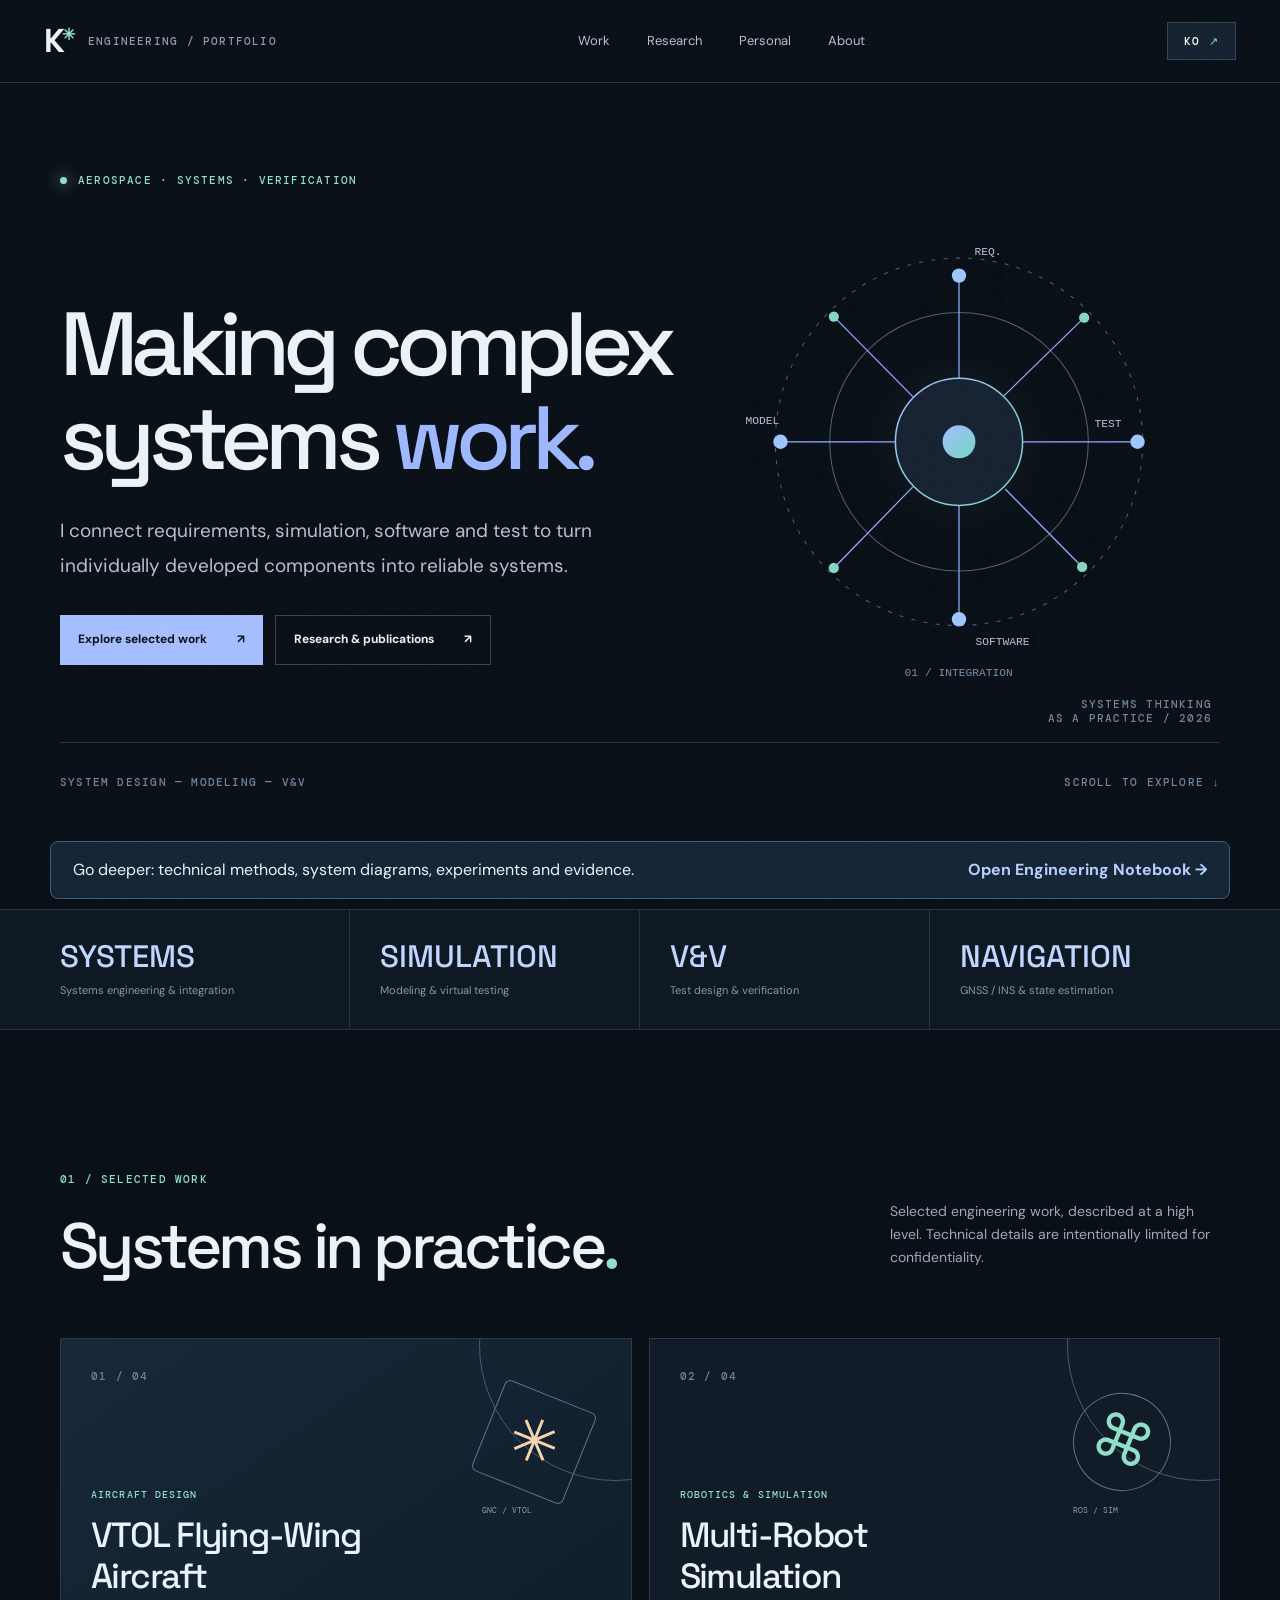
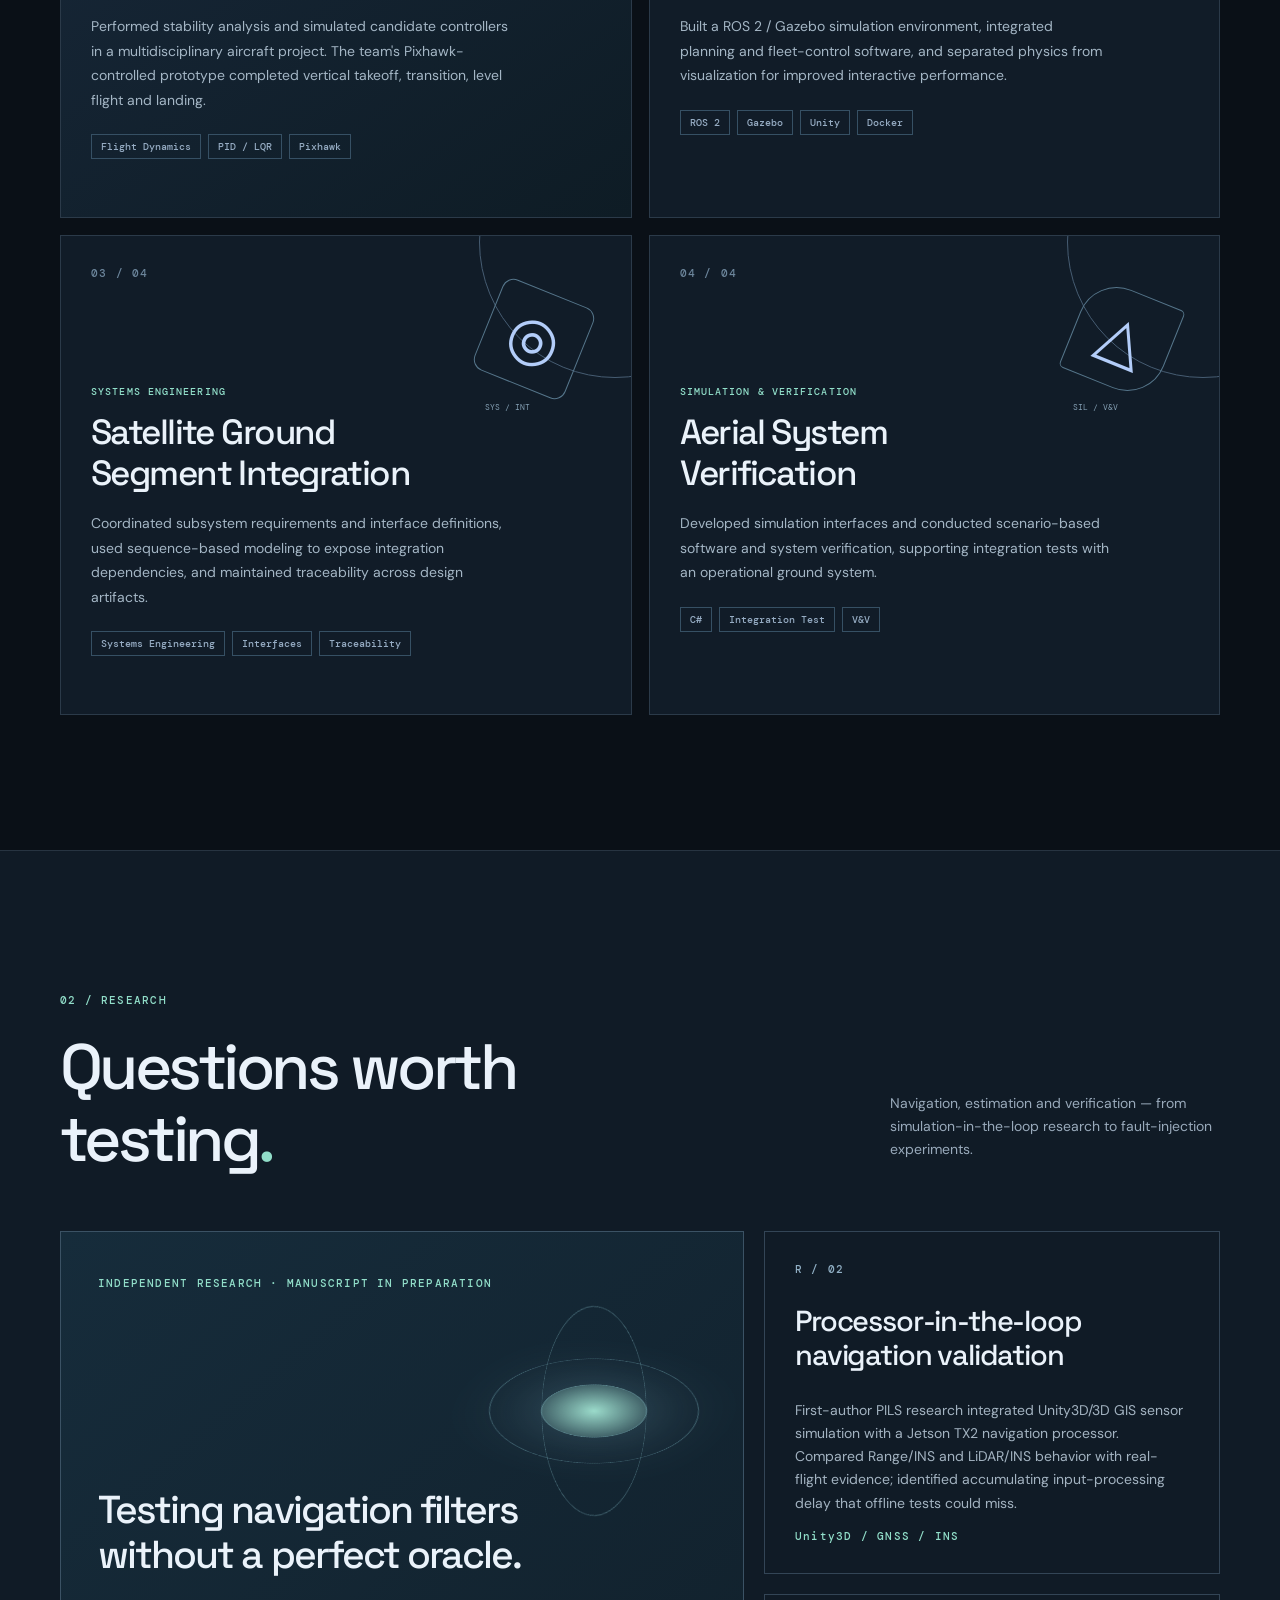
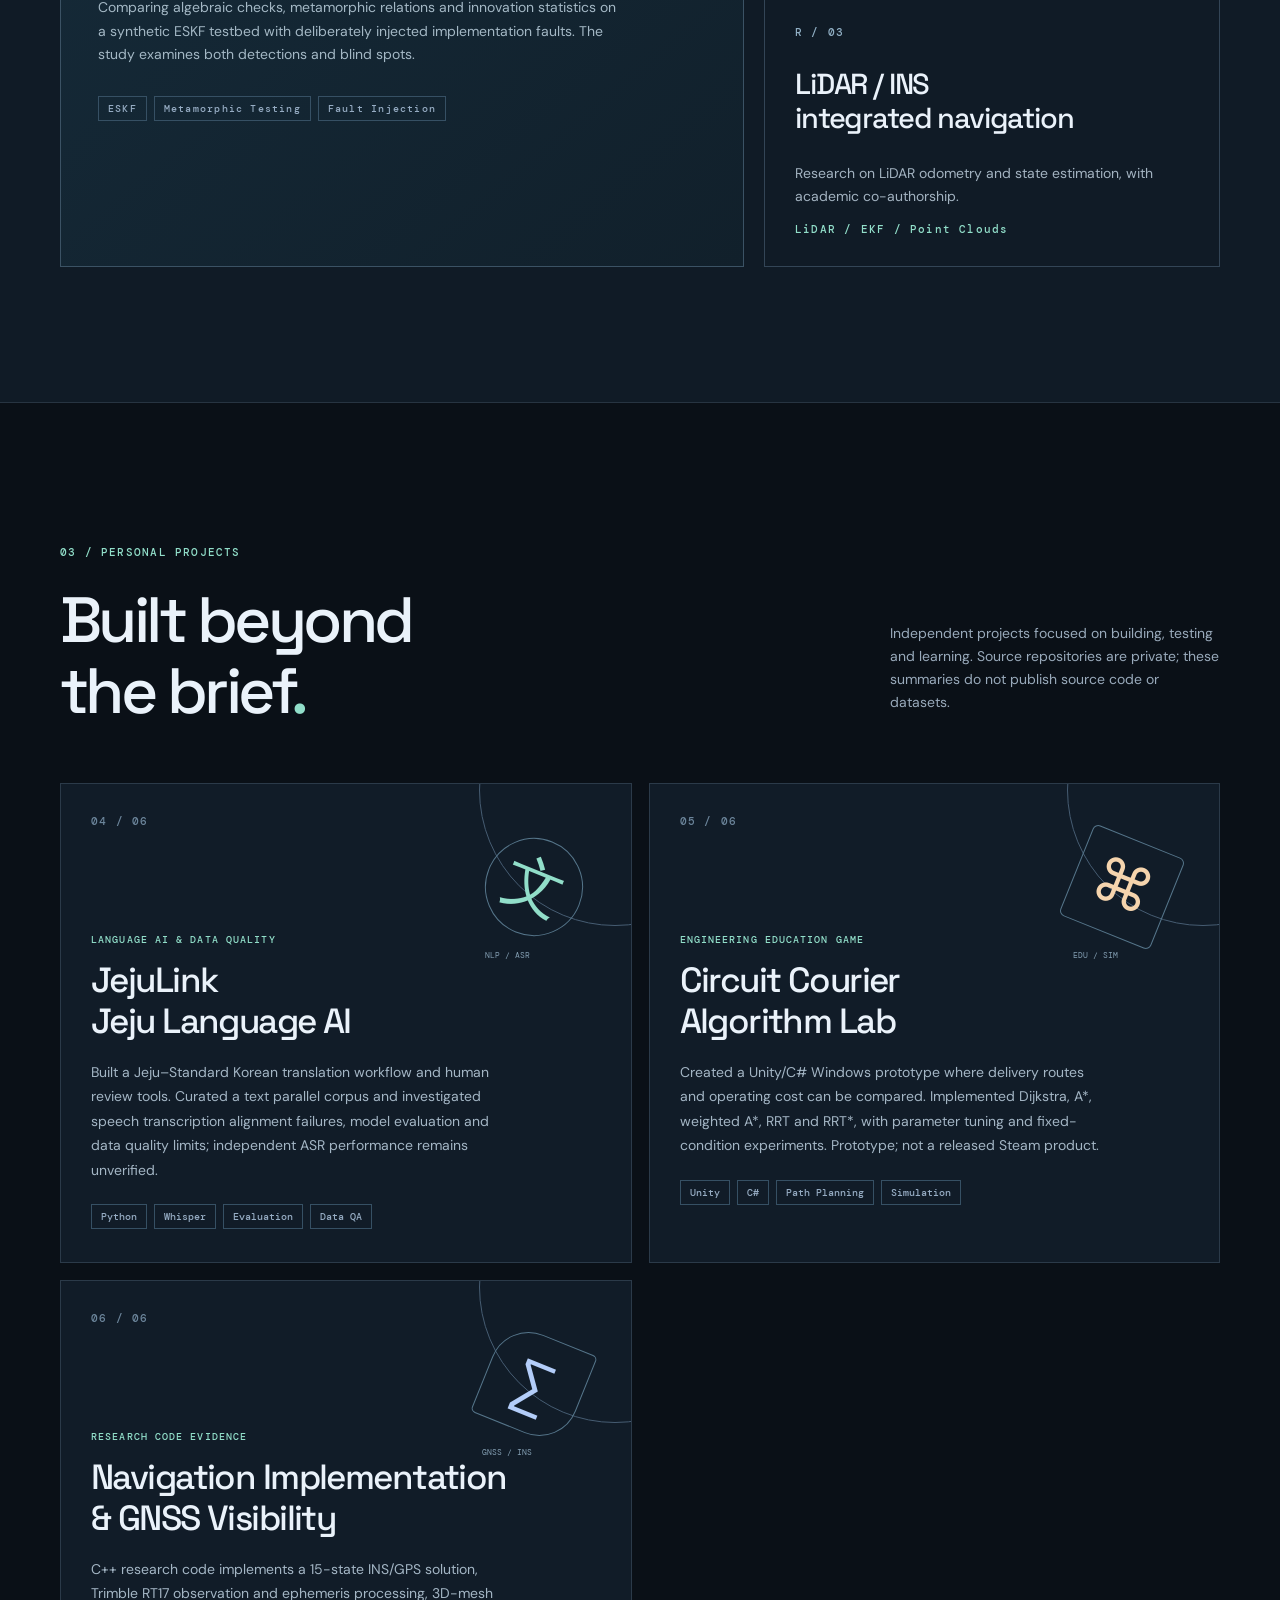
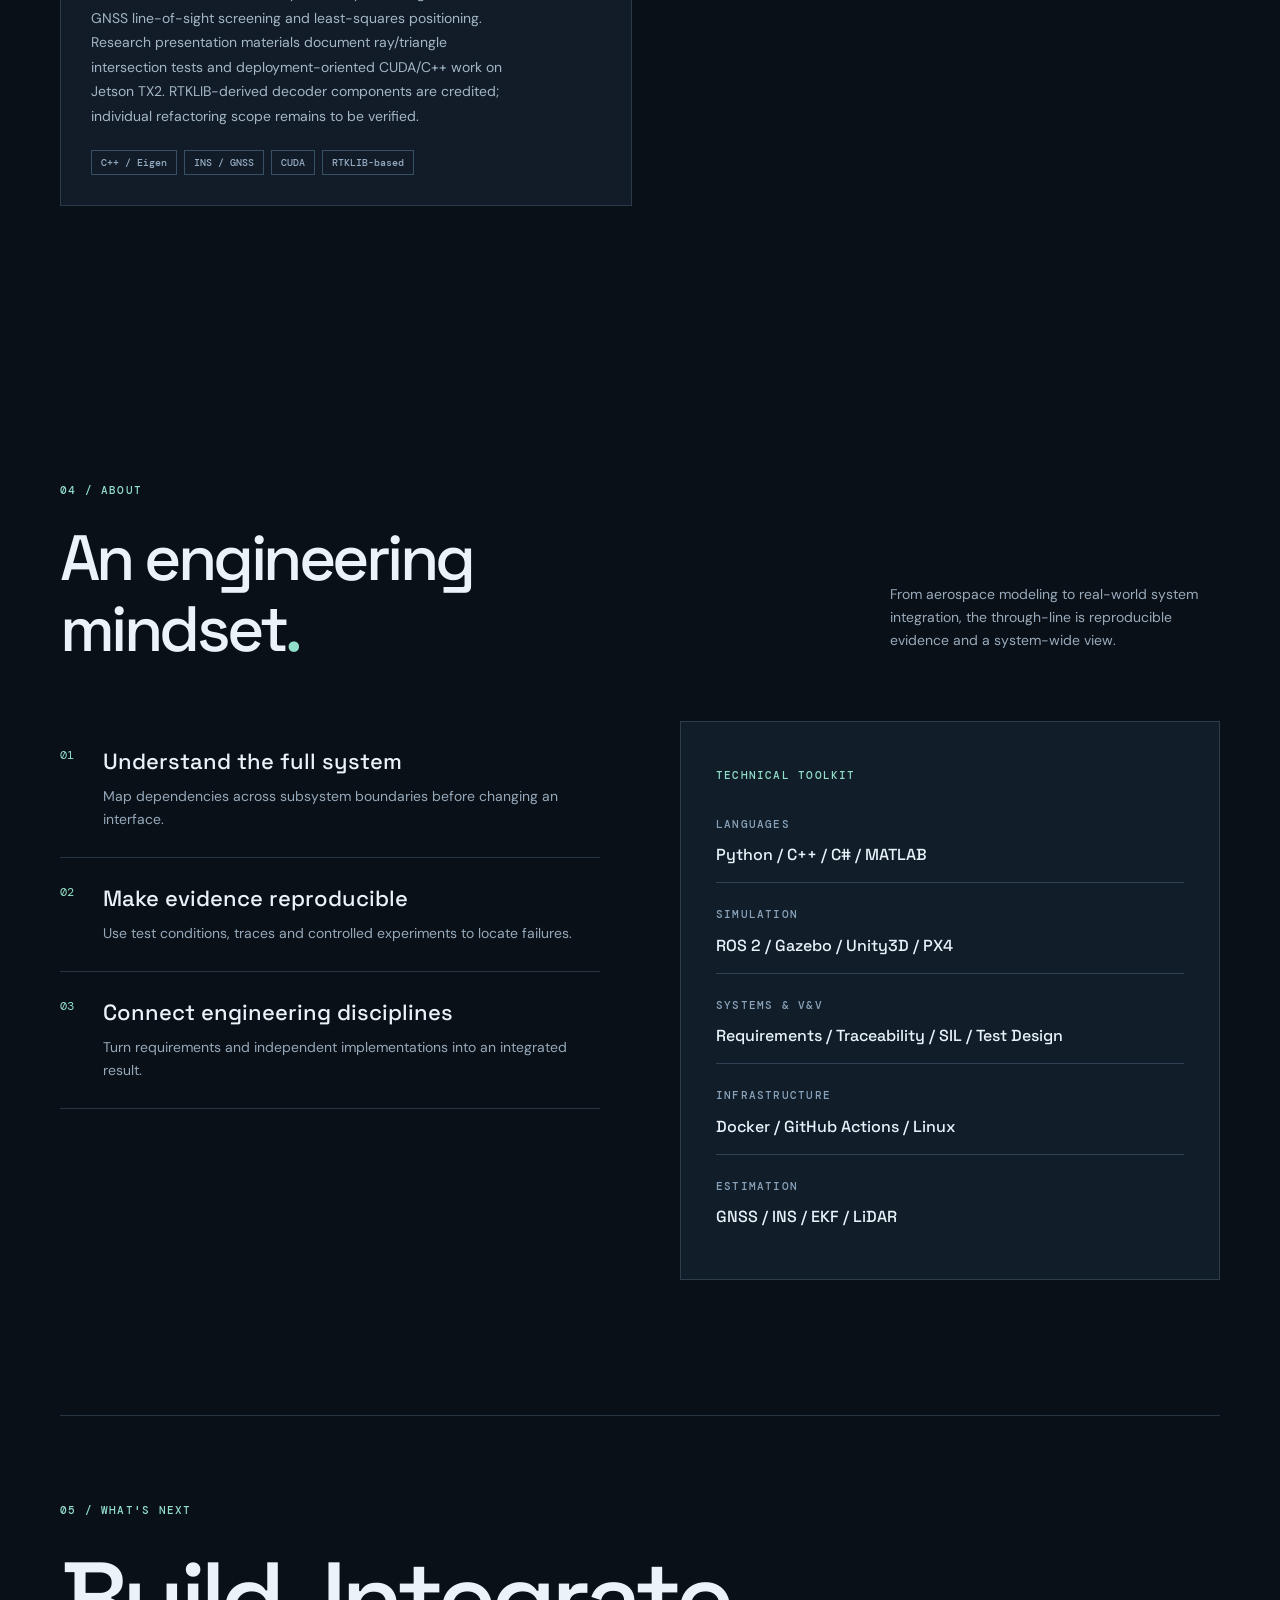
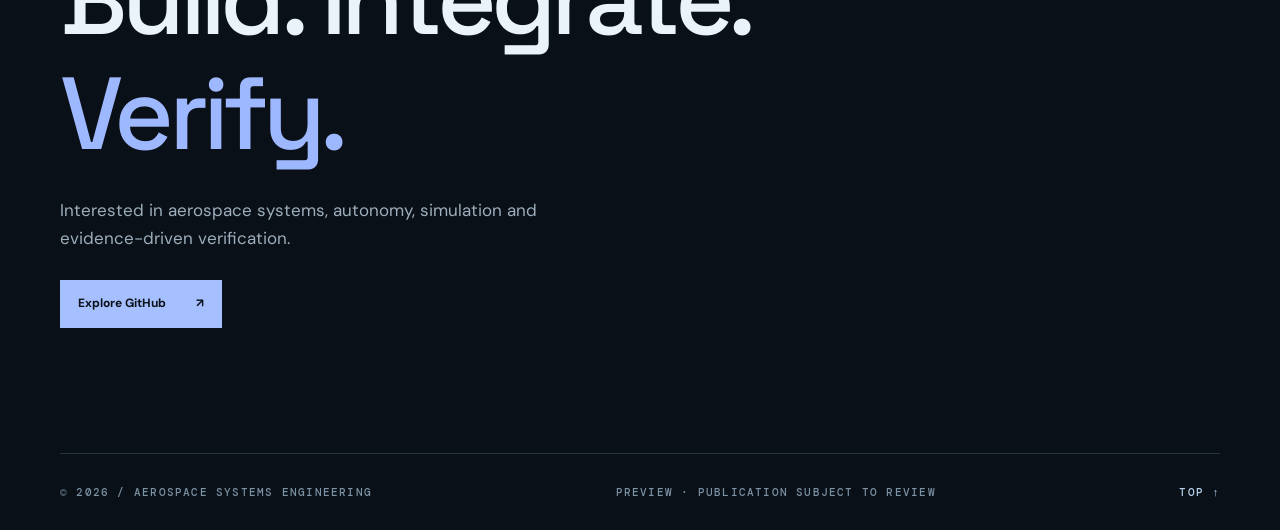
<file: index.html>
<!DOCTYPE html>
<html lang="en">
<head>
<meta charset="UTF-8"><meta name="viewport" content="width=device-width, initial-scale=1.0">
<meta name="description" content="Aerospace systems engineering, integrated simulation and verification portfolio.">
<title>Aerospace Systems Engineer — Portfolio</title>
<link rel="stylesheet" href="styles.css">
</head>
<body>
<div class="grain" aria-hidden="true"></div>
<header class="topbar"><a href="#top" class="brand"><span class="brandmark">K<span class="asterisk">✳</span></span><span class="brandcaption">ENGINEERING / PORTFOLIO</span></a><nav aria-label="Main navigation"><a href="#work" data-en="Work" data-ko="프로젝트">Work</a><a href="#research" data-en="Research" data-ko="연구">Research</a><a href="#personal" data-en="Personal" data-ko="개인 프로젝트">Personal</a><a href="#about" data-en="About" data-ko="소개">About</a></nav><button class="language" id="langToggle" aria-label="Switch language">KO <span>↗</span></button></header>
<main id="top">
<section class="hero wrap"><div class="hero-eyebrow"><span class="live-dot"></span><span data-en="AEROSPACE · SYSTEMS · VERIFICATION" data-ko="항공우주 · 체계종합 · 시험검증">AEROSPACE · SYSTEMS · VERIFICATION</span></div><div class="hero-main"><div><h1 data-en="Making complex<br>systems <em>work.</em>" data-ko="복잡한 체계를<br><em>하나의 시스템으로.</em>">Making complex<br>systems <em>work.</em></h1><p class="intro" data-en="I connect requirements, simulation, software and test to turn individually developed components into reliable systems." data-ko="요구사항, 시뮬레이션, 소프트웨어, 시험을 연결해 개별 구성요소를 신뢰할 수 있는 하나의 시스템으로 통합합니다.">I connect requirements, simulation, software and test to turn individually developed components into reliable systems.</p><div class="hero-actions"><a class="button primary" href="#work"><span data-en="Explore selected work" data-ko="프로젝트 살펴보기">Explore selected work</span> <span>↗</span></a><a class="button subtle" href="#research"><span data-en="Research & publications" data-ko="연구 및 논문">Research & publications</span> <span>↗</span></a></div></div><div class="hero-art" aria-label="Abstract systems diagram"><svg viewBox="0 0 460 480" fill="none" xmlns="http://www.w3.org/2000/svg"><defs><linearGradient id="g" x1="0" y1="0" x2="1" y2="1"><stop stop-color="#a2bdff"/><stop offset="1" stop-color="#77d8c2"/></linearGradient></defs><circle cx="230" cy="222" r="179" stroke="#4f5f72" stroke-width="1" stroke-dasharray="4 8"/><circle cx="230" cy="222" r="126" stroke="#4f5f72"/><circle cx="230" cy="222" r="62" fill="#172332" stroke="url(#g)" stroke-width="1.5"/><circle cx="230" cy="222" r="16" fill="url(#g)"/><g stroke="#8fb0ff" stroke-width="1.2"><path d="M230 160V60M292 222H404M230 284V395M168 222H56M185 178L108 100M274 177L352 101M275 268L350 344M185 266L108 345"/></g><g fill="#9ec6ff"><circle cx="230" cy="60" r="7"/><circle cx="404" cy="222" r="7"/><circle cx="230" cy="395" r="7"/><circle cx="56" cy="222" r="7"/></g><g fill="#87d6c3"><circle cx="108" cy="100" r="5"/><circle cx="352" cy="101" r="5"/><circle cx="350" cy="344" r="5"/><circle cx="108" cy="345" r="5"/></g><g font-size="11" font-family="monospace" fill="#b4c4d6"><text x="245" y="40">REQ.</text><text x="362" y="208">TEST</text><text x="246" y="420">SOFTWARE</text><text x="22" y="205">MODEL</text><text x="177" y="450" fill="#7490a8">01 / INTEGRATION</text></g></svg><span class="art-label">SYSTEMS THINKING<br>AS A PRACTICE / 2026</span></div></div><div class="hero-bottom"><span data-en="SYSTEM DESIGN — MODELING — V&V" data-ko="시스템 설계 — 모델링 — 시험검증">SYSTEM DESIGN — MODELING — V&V</span><span>SCROLL TO EXPLORE ↓</span></div></section>
<div class="explorer-notice" style="max-width:1180px;margin:20px auto 10px;padding:15px 22px;border:1px solid #415d77;background:#142536;border-radius:8px;display:flex;flex-wrap:wrap;justify-content:space-between;gap:12px;align-items:center"><span data-en="Go deeper: technical methods, system diagrams, experiments and evidence." data-ko="기술 상세 보기: 알고리즘·설계도·실험조건·검증 결과를 탐색하세요.">Go deeper: technical methods, system diagrams, experiments and evidence.</span><a href="explorer.html" style="color:#b4d1ff;font-weight:700" data-en="Open Engineering Notebook →" data-ko="기술 노트북 열기 →">Open Engineering Notebook →</a></div><section class="strip"><div class="wrap stats"><div><b>SYSTEMS</b><span data-en="Systems engineering & integration" data-ko="체계설계 및 시스템 통합">Systems engineering & integration</span></div><div><b>SIMULATION</b><span data-en="Modeling & virtual testing" data-ko="모델링 및 시뮬레이션">Modeling & virtual testing</span></div><div><b>V&amp;V</b><span data-en="Test design & verification" data-ko="시험 설계 및 검증">Test design & verification</span></div><div><b>NAVIGATION</b><span data-en="GNSS / INS & state estimation" data-ko="GNSS / INS 및 상태추정">GNSS / INS & state estimation</span></div></div></section>
<section class="section wrap" id="work"><div class="section-heading"><div><span class="overline">01 / SELECTED WORK</span><h2 data-en="Systems in practice<span>.</span>" data-ko="경험으로 만든 체계<span>.</span>">Systems in practice<span>.</span></h2></div><p data-en="Selected engineering work, described at a high level. Technical details are intentionally limited for confidentiality." data-ko="공개 가능한 범위의 경험만 일반화해 소개합니다. 업무 관련 기술 세부사항은 의도적으로 제외했습니다.">Selected engineering work, described at a high level. Technical details are intentionally limited for confidentiality.</p></div><div class="projects">
<article class="project featured"><div class="project-number">01 / 04</div><div class="project-icon flight"><span>✳</span><small>GNC / VTOL</small></div><div class="project-body"><p class="project-kicker" data-en="AIRCRAFT DESIGN" data-ko="비행체 설계">AIRCRAFT DESIGN</p><h3 data-en="VTOL Flying-Wing<br>Aircraft" data-ko="VTOL Flying-Wing<br>비행체">VTOL Flying-Wing<br>Aircraft</h3><p data-en="Performed stability analysis and simulated candidate controllers in a multidisciplinary aircraft project. The team's Pixhawk-controlled prototype completed vertical takeoff, transition, level flight and landing." data-ko="팀 설계 프로젝트에서 안정성 분석과 제어기 시뮬레이션을 수행했습니다. Pixhawk 기반 기체는 수직이륙, 천이, 수평비행, 착륙에 성공했습니다.">Performed stability analysis and simulated candidate controllers in a multidisciplinary aircraft project. The team's Pixhawk-controlled prototype completed vertical takeoff, transition, level flight and landing.</p><div class="chips"><span>Flight Dynamics</span><span>PID / LQR</span><span>Pixhawk</span></div></div></article>
<article class="project"><div class="project-number">02 / 04</div><div class="project-icon robot"><span>⌘</span><small>ROS / SIM</small></div><div class="project-body"><p class="project-kicker" data-en="ROBOTICS & SIMULATION" data-ko="로보틱스 및 시뮬레이션">ROBOTICS & SIMULATION</p><h3 data-en="Multi-Robot<br>Simulation" data-ko="다중 로봇<br>통합시뮬레이션">Multi-Robot<br>Simulation</h3><p data-en="Built a ROS 2 / Gazebo simulation environment, integrated planning and fleet-control software, and separated physics from visualization for improved interactive performance." data-ko="ROS 2/Gazebo 시뮬레이션을 개발하고 경로계획/관제 시스템을 연동했습니다. 물리 연산과 시각화를 분리해 실행 성능을 개선했습니다.">Built a ROS 2 / Gazebo simulation environment, integrated planning and fleet-control software, and separated physics from visualization for improved interactive performance.</p><div class="chips"><span>ROS 2</span><span>Gazebo</span><span>Unity</span><span>Docker</span></div></div></article>
<article class="project"><div class="project-number">03 / 04</div><div class="project-icon"><span>◎</span><small>SYS / INT</small></div><div class="project-body"><p class="project-kicker" data-en="SYSTEMS ENGINEERING" data-ko="체계종합">SYSTEMS ENGINEERING</p><h3 data-en="Satellite Ground<br>Segment Integration" data-ko="위성 지상체<br>시스템 통합">Satellite Ground<br>Segment Integration</h3><p data-en="Coordinated subsystem requirements and interface definitions, used sequence-based modeling to expose integration dependencies, and maintained traceability across design artifacts." data-ko="구성요소별 요구사항과 인터페이스를 조율하고, 시퀀스 기반 모델링으로 데이터 연계를 분석했으며, 설계 산출물의 추적성을 관리했습니다.">Coordinated subsystem requirements and interface definitions, used sequence-based modeling to expose integration dependencies, and maintained traceability across design artifacts.</p><div class="chips"><span>Systems Engineering</span><span>Interfaces</span><span>Traceability</span></div></div></article>
<article class="project"><div class="project-number">04 / 04</div><div class="project-icon aircraft"><span>△</span><small>SIL / V&V</small></div><div class="project-body"><p class="project-kicker" data-en="SIMULATION & VERIFICATION" data-ko="시뮬레이션 및 검증">SIMULATION & VERIFICATION</p><h3 data-en="Aerial System<br>Verification" data-ko="무인 시스템<br>연동검증">Aerial System<br>Verification</h3><p data-en="Developed simulation interfaces and conducted scenario-based software and system verification, supporting integration tests with an operational ground system." data-ko="모의 SW 인터페이스 기능을 개발하고, 실제 지상체와 연동하는 시나리오 기반 시스템 검증 및 시험을 수행했습니다.">Developed simulation interfaces and conducted scenario-based software and system verification, supporting integration tests with an operational ground system.</p><div class="chips"><span>C#</span><span>Integration Test</span><span>V&V</span></div></div></article>
</div></section>
<section class="section research-section" id="research"><div class="wrap"><div class="section-heading"><div><span class="overline">02 / RESEARCH</span><h2 data-en="Questions worth<br>testing<span>.</span>" data-ko="검증할 가치가 있는<br>질문들<span>.</span>">Questions worth<br>testing<span>.</span></h2></div><p data-en="Navigation, estimation and verification — from simulation-in-the-loop research to fault-injection experiments." data-ko="항법, 상태추정, 검증 — PILS 연구부터 결함 주입 기반 시험까지 이어지는 연구입니다.">Navigation, estimation and verification — from simulation-in-the-loop research to fault-injection experiments.</p></div><div class="research-grid"><article class="research-feature"><span class="research-tag" data-en="INDEPENDENT RESEARCH · MANUSCRIPT IN PREPARATION" data-ko="개인 연구 · 논문 초고 작성 완료 / 미투고">INDEPENDENT RESEARCH · MANUSCRIPT IN PREPARATION</span><div class="orb"><div></div><div></div><div></div></div><h3 data-en="Testing navigation filters<br>without a perfect oracle." data-ko="정답 없이 항법 필터를<br>어떻게 검증할까?">Testing navigation filters<br>without a perfect oracle.</h3><p data-en="Comparing algebraic checks, metamorphic relations and innovation statistics on a synthetic ESKF testbed with deliberately injected implementation faults. The study examines both detections and blind spots." data-ko="합성 관측 기반 ESKF에 대수적 검사, 메타모픽 관계, 혁신 통계를 적용해 의도적인 구현 결함을 탐지할 수 있는지 비교했습니다. 검출 결과뿐 아니라 사각지대도 분석합니다.">Comparing algebraic checks, metamorphic relations and innovation statistics on a synthetic ESKF testbed with deliberately injected implementation faults. The study examines both detections and blind spots.</p><div class="research-foot"><span>ESKF</span><span>Metamorphic Testing</span><span>Fault Injection</span></div></article><div class="research-side"><article><span class="small-number">R / 02</span><h3 data-en="Processor-in-the-loop<br>navigation validation" data-ko="PILS 기반<br>복합항법 검증">Processor-in-the-loop<br>navigation validation</h3><p data-en="First-author PILS research integrated Unity3D/3D GIS sensor simulation with a Jetson TX2 navigation processor. Compared Range/INS and LiDAR/INS behavior with real-flight evidence; identified accumulating input-processing delay that offline tests could miss." data-ko="제1저자로 발표한 PILS 연구에서 Unity3D/3D GIS 센서 모의와 Jetson TX2 항법 프로세서를 연동했습니다. Range/INS 및 LiDAR/INS 성능을 실비행 자료와 비교하고, 후처리만으로 파악하기 어려운 입력 처리 지연 누적 문제를 확인했습니다.">First-author PILS research integrated Unity3D/3D GIS sensor simulation with a Jetson TX2 navigation processor. Compared Range/INS and LiDAR/INS behavior with real-flight evidence; identified accumulating input-processing delay that offline tests could miss.</p><span class="mini-meta">Unity3D / GNSS / INS</span></article><article><span class="small-number">R / 03</span><h3 data-en="LiDAR / INS<br>integrated navigation" data-ko="LiDAR / INS<br>복합항법">LiDAR / INS<br>integrated navigation</h3><p data-en="Research on LiDAR odometry and state estimation, with academic co-authorship." data-ko="LiDAR odometry 및 상태추정 기반 복합항법 연구와 학술 논문 공저.">Research on LiDAR odometry and state estimation, with academic co-authorship.</p><span class="mini-meta">LiDAR / EKF / Point Clouds</span></article></div></div></div></section>
<section class="section wrap" id="personal"><div class="section-heading"><div><span class="overline">03 / PERSONAL PROJECTS</span><h2 data-en="Built beyond<br>the brief<span>.</span>" data-ko="직접 만든<br>프로젝트<span>.</span>">Built beyond<br>the brief<span>.</span></h2></div><p data-en="Independent projects focused on building, testing and learning. Source repositories are private; these summaries do not publish source code or datasets." data-ko="개인적으로 구현하고 평가한 프로젝트입니다. 원본 저장소는 비공개이며 이 페이지는 코드나 데이터셋을 게시하지 않습니다.">Independent projects focused on building, testing and learning. Source repositories are private; these summaries do not publish source code or datasets.</p></div><div class="projects">
<article class="project"><div class="project-number">04 / 06</div><div class="project-icon robot"><span>文</span><small>NLP / ASR</small></div><div class="project-body"><p class="project-kicker" data-en="LANGUAGE AI & DATA QUALITY" data-ko="언어 AI 및 데이터 품질">LANGUAGE AI & DATA QUALITY</p><h3 data-en="JejuLink<br>Jeju Language AI" data-ko="JejuLink<br>제주어 번역/음성인식">JejuLink<br>Jeju Language AI</h3><p data-en="Built a Jeju–Standard Korean translation workflow and human review tools. Curated a text parallel corpus and investigated speech transcription alignment failures, model evaluation and data quality limits; independent ASR performance remains unverified." data-ko="제주어/표준어 번역 워크플로와 사람 검수 도구를 개발했습니다. 병렬 말뭉치를 구축하고 음성-전사 정렬 문제, 모델 평가 및 학습데이터 품질을 분석했습니다. 음성인식의 독립 평가 성능은 아직 검증 중입니다.">Built a Jeju–Standard Korean translation workflow and human review tools. Curated a text parallel corpus and investigated speech transcription alignment failures, model evaluation and data quality limits; independent ASR performance remains unverified.</p><div class="chips"><span>Python</span><span>Whisper</span><span>Evaluation</span><span>Data QA</span></div></div></article>
<article class="project"><div class="project-number">05 / 06</div><div class="project-icon flight"><span>⌘</span><small>EDU / SIM</small></div><div class="project-body"><p class="project-kicker" data-en="ENGINEERING EDUCATION GAME" data-ko="공학 교육용 게임">ENGINEERING EDUCATION GAME</p><h3 data-en="Circuit Courier<br>Algorithm Lab" data-ko="Circuit Courier<br>알고리즘 교육 게임">Circuit Courier<br>Algorithm Lab</h3><p data-en="Created a Unity/C# Windows prototype where delivery routes and operating cost can be compared. Implemented Dijkstra, A*, weighted A*, RRT and RRT*, with parameter tuning and fixed-condition experiments. Prototype; not a released Steam product." data-ko="배송 경로와 운용 비용을 실험할 수 있는 Unity/C# Windows 프로토타입입니다. Dijkstra, A*, Weighted A*, RRT, RRT*의 구현/튜닝 및 동일 조건 비교 기능을 제공합니다. Steam 출시작은 아닙니다.">Created a Unity/C# Windows prototype where delivery routes and operating cost can be compared. Implemented Dijkstra, A*, weighted A*, RRT and RRT*, with parameter tuning and fixed-condition experiments. Prototype; not a released Steam product.</p><div class="chips"><span>Unity</span><span>C#</span><span>Path Planning</span><span>Simulation</span></div></div></article>
<article class="project"><div class="project-number">06 / 06</div><div class="project-icon aircraft"><span>∑</span><small>GNSS / INS</small></div><div class="project-body"><p class="project-kicker" data-en="RESEARCH CODE EVIDENCE" data-ko="석사 연구 구현 근거">RESEARCH CODE EVIDENCE</p><h3 data-en="Navigation Implementation<br>& GNSS Visibility" data-ko="복합항법 구현과<br>GNSS 가시성 분석">Navigation Implementation<br>& GNSS Visibility</h3><p data-en="C++ research code implements a 15-state INS/GPS solution, Trimble RT17 observation and ephemeris processing, 3D-mesh GNSS line-of-sight screening and least-squares positioning. Research presentation materials document ray/triangle intersection tests and deployment-oriented CUDA/C++ work on Jetson TX2. RTKLIB-derived decoder components are credited; individual refactoring scope remains to be verified." data-ko="C++ 연구 코드에서 15상태 INS/GPS 항법, Trimble RT17 관측/궤도력 처리, 3D 메시 기반 위성 가시성 판정 및 최소제곱 위치추정을 확인했습니다. 연구 발표자료에는 광선/삼각형 교차 판정과 Jetson TX2용 CUDA/C++ 구현 환경이 정리돼 있습니다. RTKLIB 기반 디코더의 출처를 명시하며 개인 리팩터링 범위는 확인 중입니다.">C++ research code implements a 15-state INS/GPS solution, Trimble RT17 observation and ephemeris processing, 3D-mesh GNSS line-of-sight screening and least-squares positioning. Research presentation materials document ray/triangle intersection tests and deployment-oriented CUDA/C++ work on Jetson TX2. RTKLIB-derived decoder components are credited; individual refactoring scope remains to be verified.</p><div class="chips"><span>C++ / Eigen</span><span>INS / GNSS</span><span>CUDA</span><span>RTKLIB-based</span></div></div></article>
</div></section>
<section class="section wrap" id="about"><div class="section-heading"><div><span class="overline">04 / ABOUT</span><h2 data-en="An engineering<br>mindset<span>.</span>" data-ko="문제를 풀어내는<br>방식<span>.</span>">An engineering<br>mindset<span>.</span></h2></div><p data-en="From aerospace modeling to real-world system integration, the through-line is reproducible evidence and a system-wide view." data-ko="항공우주 모델링에서 현업 체계 통합까지, 일관된 접근법은 시스템 전체를 보고 재현 가능한 근거로 판단하는 것입니다.">From aerospace modeling to real-world system integration, the through-line is reproducible evidence and a system-wide view.</p></div><div class="about-grid"><div class="principles"><div><span>01</span><div><h4 data-en="Understand the full system" data-ko="시스템 전체를 이해하기">Understand the full system</h4><p data-en="Map dependencies across subsystem boundaries before changing an interface." data-ko="개별 인터페이스를 바꾸기 전에 구성요소 간 의존관계부터 분석합니다.">Map dependencies across subsystem boundaries before changing an interface.</p></div></div><div><span>02</span><div><h4 data-en="Make evidence reproducible" data-ko="재현 가능한 근거 만들기">Make evidence reproducible</h4><p data-en="Use test conditions, traces and controlled experiments to locate failures." data-ko="시험조건과 로그, 통제된 실험으로 결함의 원인을 좁힙니다.">Use test conditions, traces and controlled experiments to locate failures.</p></div></div><div><span>03</span><div><h4 data-en="Connect engineering disciplines" data-ko="서로 다른 개발 분야 연결하기">Connect engineering disciplines</h4><p data-en="Turn requirements and independent implementations into an integrated result." data-ko="요구사항과 개별 개발 결과물을 일관된 통합 체계로 연결합니다.">Turn requirements and independent implementations into an integrated result.</p></div></div></div><div class="skills-panel"><p class="overline">TECHNICAL TOOLKIT</p><div class="skillgroup"><span>LANGUAGES</span><p>Python / C++ / C# / MATLAB</p></div><div class="skillgroup"><span>SIMULATION</span><p>ROS 2 / Gazebo / Unity3D / PX4</p></div><div class="skillgroup"><span>SYSTEMS & V&V</span><p>Requirements / Traceability / SIL / Test Design</p></div><div class="skillgroup"><span>INFRASTRUCTURE</span><p>Docker / GitHub Actions / Linux</p></div><div class="skillgroup"><span>ESTIMATION</span><p>GNSS / INS / EKF / LiDAR</p></div></div></div></section>
<section class="outro wrap"><span class="overline">05 / WHAT'S NEXT</span><h2 data-en="Build. Integrate.<br><em>Verify.</em>" data-ko="설계하고, 통합하고,<br><em>검증합니다.</em>">Build. Integrate.<br><em>Verify.</em></h2><p data-en="Interested in aerospace systems, autonomy, simulation and evidence-driven verification." data-ko="항공우주 체계종합, 자율시스템, 시뮬레이션과 근거 중심 검증에 관심이 있습니다.">Interested in aerospace systems, autonomy, simulation and evidence-driven verification.</p><a class="button primary" href="https://github.com/nako94" target="_blank" rel="noopener"><span data-en="Explore GitHub" data-ko="GitHub 보기">Explore GitHub</span> ↗</a></section>
</main><footer class="footer wrap"><span>© 2026 / AEROSPACE SYSTEMS ENGINEERING</span><span data-en="PREVIEW · PUBLICATION SUBJECT TO REVIEW" data-ko="미리보기 · 외부 공개 전 검토 필요">PREVIEW · PUBLICATION SUBJECT TO REVIEW</span><a href="#top">TOP ↑</a></footer>
<script src="script.js"></script></body></html>
</file>
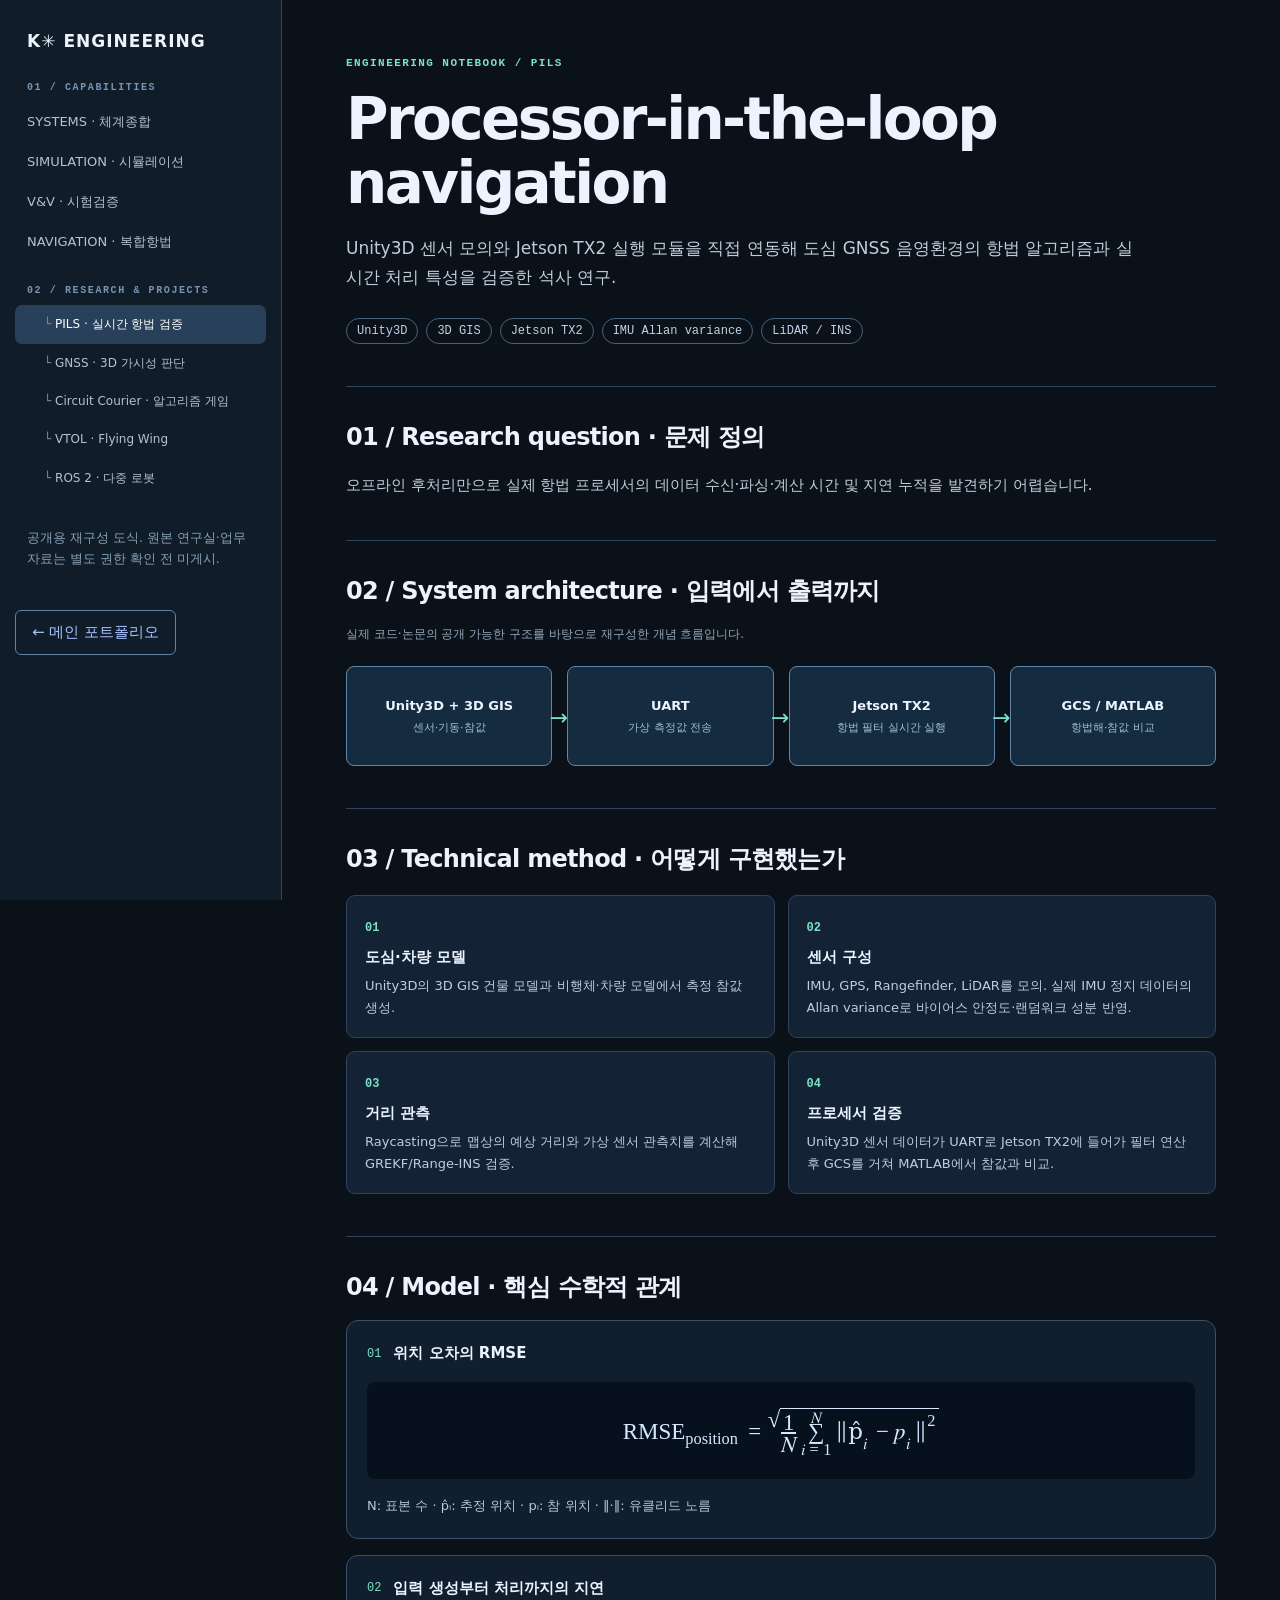
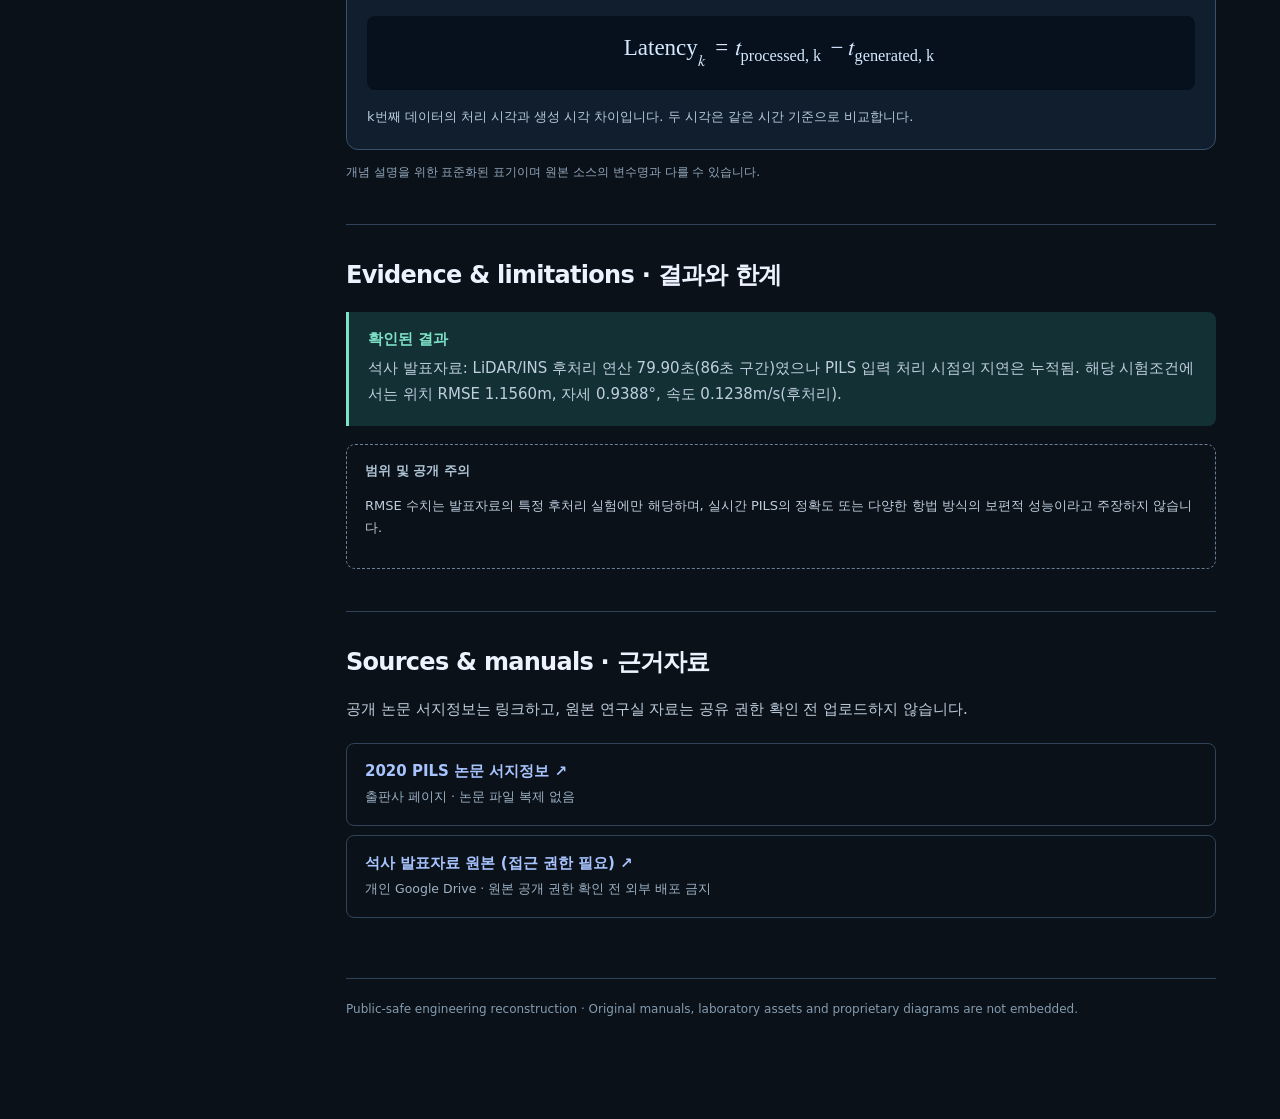
<file: explorer.html>
<!doctype html><html lang="ko"><head><meta charset="utf-8"><meta name="viewport" content="width=device-width,initial-scale=1"><title>Engineering Notebook | Portfolio</title><meta name="description" content="항공우주·항법·시뮬레이션 설계 및 검증 기술 포트폴리오"><style>
:root{color-scheme:dark;--bg:#0b1119;--side:#111c29;--panel:#172536;--line:#304358;--ink:#ecf3ff;--dim:#afc0d2;--blue:#a8c4ff;--mint:#7de1c7}*{box-sizing:border-box}body{margin:0;background:var(--bg);color:var(--ink);font:15px/1.7 system-ui,-apple-system,"Segoe UI",sans-serif}a{color:var(--blue)}.layout{display:grid;grid-template-columns:282px minmax(0,1fr);min-height:100vh}.sidebar{position:sticky;top:0;height:100vh;overflow-y:auto;padding:27px 15px;border-right:1px solid var(--line);background:var(--side)}.brand{display:block;font-weight:800;font-size:17px;letter-spacing:.06em;text-decoration:none;color:#edf3ff;margin:0 12px 25px}.sidecap{margin:22px 12px 8px;color:#7795b2;font:700 10px/1.3 monospace;letter-spacing:.16em}.tree a{display:block;border-radius:7px;text-decoration:none;color:#b3c2d2;padding:9px 12px;font-size:13px}.tree a:hover,.tree a.active{background:#28405a;color:white}.tree a.child{padding-left:29px;font-size:12px}.tree a.child:before{content:"└ ";color:#7097ac}.sidebar small{display:block;color:#86a0b5;margin:30px 12px}.main{max-width:1230px;width:100%;margin:auto;padding:56px clamp(22px,5vw,70px) 100px}.eyebrow{font:700 11px/1.4 monospace;letter-spacing:.13em;color:var(--mint)}h1{font-size:clamp(34px,5vw,58px);line-height:1.1;letter-spacing:-.045em;margin:17px 0 18px}h2{font-size:24px;letter-spacing:-.03em;margin:0 0 12px}h3{font-size:16px;margin:0 0 10px}p{color:#bfcede} .lead{font-size:17px;max-width:800px} .pills{display:flex;flex-wrap:wrap;gap:8px;margin:26px 0}.pill{font:12px monospace;border-radius:100px;border:1px solid #45617b;padding:5px 10px;color:#bdd2e8}.sec{border-top:1px solid var(--line);margin-top:42px;padding-top:30px}.cards{display:grid;grid-template-columns:repeat(2,minmax(0,1fr));gap:13px}.card{background:var(--panel);padding:22px;border:1px solid var(--line);border-radius:9px}.card p,.card li{font-size:13px;color:#b8c9da}.card ul{padding-left:18px}.flow{display:grid;grid-template-columns:repeat(4,minmax(0,1fr));gap:15px;margin:22px 0}.node{background:#152b3f;border:1px solid #6285a9;border-radius:8px;min-height:100px;padding:15px 10px;display:flex;flex-direction:column;align-items:center;justify-content:center;text-align:center;position:relative}.node b{font-size:13px;line-height:1.35}.node small{color:#a3c1d7;font-size:11px;line-height:1.4;margin-top:5px}.node:not(:last-child):after{content:"→";position:absolute;right:-17px;top:32px;color:var(--mint);font-size:22px;z-index:1}.equation{font:15px/1.65 ui-monospace,Consolas,monospace;color:#d6e9ff;background:#07111d;border:1px solid #38516a;border-radius:8px;padding:15px 20px;margin:14px 0;overflow-x:auto;white-space:pre-wrap}.result{border-left:3px solid var(--mint);background:#133034;padding:15px 19px;border-radius:0 8px 8px 0;margin-top:16px}.result strong{color:var(--mint)}.result p{margin:4px 0}.caution{border:1px dashed #698098;border-radius:9px;padding:15px 18px;margin-top:18px;font-size:13px;color:#aec4d4}.tbl{width:100%;border-collapse:collapse;margin-top:18px;font-size:13px}.tbl th,.tbl td{padding:12px;border-bottom:1px solid #30475d;text-align:left;vertical-align:top}.tbl th{color:#8eabc5}.small{font-size:12px;color:#91a7bb}.doclist{display:grid;gap:9px;margin-top:20px}.doc{display:block;padding:15px 18px;border-radius:8px;border:1px solid var(--line);text-decoration:none}.doc:hover{background:#1a2c40}.doc b{display:block}.doc small{color:#9cb1c4}.steps{counter-reset:step;display:grid;grid-template-columns:1fr 1fr;gap:13px;margin-top:15px}.step{background:#132234;padding:18px;border:1px solid var(--line);border-radius:9px}.step:before{counter-increment:step;content:"0" counter(step);font:800 12px monospace;color:var(--mint)}.step b{display:block;margin:5px 0}.step p{font-size:13px;margin:0}.road{display:grid;grid-template-columns:repeat(3,minmax(0,1fr));gap:10px}.road .card{padding:16px}.road span{font:11px monospace;color:var(--mint)}.road .future{opacity:.68}.status{display:inline-block;font:10px monospace;border:1px solid #4a7184;padding:2px 7px;border-radius:20px}.back{display:inline-block;text-decoration:none;border:1px solid #6183a5;padding:9px 16px;border-radius:6px;margin:10px 0 15px}#toggle{display:none}.footer{border-top:1px solid var(--line);padding-top:20px;margin-top:60px;color:#849cb0;font-size:12px}@media(max-width:900px){.layout{grid-template-columns:1fr}.sidebar{position:fixed;width:282px;z-index:20;transform:translateX(-103%);transition:transform .2s;box-shadow:10px 0 35px #0008}.sidebar.open{transform:none}#toggle{display:block;position:fixed;z-index:22;right:18px;top:15px;background:#233a52;border:1px solid #6684a4;border-radius:7px;padding:9px 14px;color:white}.main{padding-top:75px}}@media(max-width:650px){.flow,.cards,.steps,.road{grid-template-columns:1fr}.node:not(:last-child):after{content:"↓";right:49%;top:auto;bottom:-25px}}

.math-list{display:grid;gap:16px;min-width:0}.math-card{margin:0;min-width:0;background:#101e2d;border:1px solid #38516a;border-radius:12px;padding:20px}.math-card figcaption{display:flex;align-items:center;gap:12px;font-weight:650;color:#ecf3ff}.math-number{font:12px monospace;color:var(--mint)}.equation{font:clamp(18px,2.1vw,23px)/1.6 math,"Cambria Math",serif;padding:24px 12px;margin:15px 0;border:0;border-radius:8px;white-space:normal;overflow-x:auto;max-width:100%;scrollbar-color:#6285a9 #07111d}.equation math{font-family:math,"Cambria Math",serif;margin:0 auto;width:max-content;min-width:min-content}.equation:focus-visible{outline:2px solid var(--mint);outline-offset:3px}.math-note{font-size:13px;line-height:1.85;color:#b8c9da;margin:0}.main,#detail,.sec{min-width:0}@media(max-width:650px){.math-card{padding:16px 12px}.equation{padding:22px 10px}.math-card figcaption{font-size:14px}}
</style></head><body><button id="toggle" aria-label="탐색 메뉴" aria-expanded="false">☰ MENU</button><div class="layout"><aside class="sidebar" id="sidebar"><a href="/" class="brand">K✳ ENGINEERING</a><div class="sidecap">01 / CAPABILITIES</div><nav class="tree"><a href="#systems" data-id="systems">SYSTEMS · 체계종합</a><a href="#simulation" data-id="simulation">SIMULATION · 시뮬레이션</a><a href="#verification" data-id="verification">V&V · 시험검증</a><a href="#navigation" data-id="navigation">NAVIGATION · 복합항법</a><div class="sidecap">02 / RESEARCH & PROJECTS</div><a class="child" href="#pils" data-id="pils">PILS · 실시간 항법 검증</a><a class="child" href="#gnss" data-id="gnss">GNSS · 3D 가시성 판단</a><a class="child" href="#circuit" data-id="circuit">Circuit Courier · 알고리즘 게임</a><a class="child" href="#vtol" data-id="vtol">VTOL · Flying Wing</a><a class="child" href="#robot" data-id="robot">ROS 2 · 다중 로봇</a></nav><small>공개용 재구성 도식. 원본 연구실·업무 자료는 별도 권한 확인 전 미게시.</small><a href="/" class="back">← 메인 포트폴리오</a></aside><main class="main"><div class="eyebrow" id="type">ENGINEERING / CASE STUDIES</div><h1 id="name">Technical case studies.</h1><p class="lead" id="intro">왼쪽 트리에서 주제를 선택하면 실제 모델, 알고리즘, 시험 구성과 검증 결과를 확인할 수 있습니다.</p><div class="pills" id="pills"></div><div id="detail"></div><footer class="footer">Public-safe engineering reconstruction · Original manuals, laboratory assets and proprietary diagrams are not embedded.</footer></main></div><script>

const mi=s=>'<mi>'+s+'</mi>', mn=s=>'<mn>'+s+'</mn>', mo=s=>'<mo>'+s+'</mo>';
const row=(...s)=>'<mrow>'+s.join('')+'</mrow>';
const sub=(a,b)=>'<msub>'+a+b+'</msub>', sup=(a,b)=>'<msup>'+a+b+'</msup>';
const frac=(a,b)=>'<mfrac>'+a+b+'</mfrac>';
const txt=s=>'<mtext>'+s+'</mtext>';
const par=s=>row(mo('('),s,mo(')'));
const math=s=>'<math xmlns="http://www.w3.org/1998/Math/MathML" display="block">'+s+'</math>';
const v=s=>mi(s), T=a=>sup(a,mi('T')), minus=a=>sup(a,mo('−'));
const norm=a=>row(mo('‖'),a,mo('‖'));
const equations={
navigation:[
{title:'15차 오차상태 벡터',body:row(v('δx'),mo('='),row(mo('['),'<mtable>'+['δp','δv','δψ','δbₐ','δbɢ'].map(x=>'<mtr><mtd>'+v(x)+'</mtd></mtr>').join('')+'</mtable>',mo(']')),mo('∈'),sup(mi('ℝ'),mn('15'))),note:'위치·속도·자세·가속도계 바이어스·자이로 바이어스는 각각 3차원입니다.'},
{title:'공분산 전파',body:row(minus(v('P')),mo('='),v('F'),v('P'),T(v('F')),mo('+'),v('Q')),note:'F: 이산 상태전이행렬 · P: 오차 공분산 · Q: 과정 잡음 공분산 · −: 관측 보정 전 예측값'},
{title:'칼만 이득',body:row(v('K'),mo('='),minus(v('P')),T(v('H')),sup(par(row(v('H'),minus(v('P')),T(v('H')),mo('+'),v('R'))),mn('−1'))),note:'H: 관측행렬 · R: 관측 잡음 공분산 · T: 전치 · −1: 역행렬'}
],
pils:[
{title:'위치 오차의 RMSE',body:row(sub(mi('RMSE'),txt('position')),mo('='),'<msqrt>'+row(frac(mn('1'),v('N')),'<munderover>'+mo('∑')+row(v('i'),mo('='),mn('1'))+v('N')+'</munderover>',sup(norm(row(sub(v('p̂'),v('i')),mo('−'),sub(v('p'),v('i')))),mn('2')))+'</msqrt>'),note:'N: 표본 수 · p̂ᵢ: 추정 위치 · pᵢ: 참 위치 · ‖·‖: 유클리드 노름'},
{title:'입력 생성부터 처리까지의 지연',body:row(sub(mi('Latency'),v('k')),mo('='),sub(v('t'),txt('processed, k')),mo('−'),sub(v('t'),txt('generated, k'))),note:'k번째 데이터의 처리 시각과 생성 시각 차이입니다. 두 시각은 같은 시간 기준으로 비교합니다.'}
],
gnss:[
{title:'수신기에서 위성으로 향하는 광선',body:row(v('r'),par(v('t')),mo('='),sub(v('p'),txt('receiver')),mo('+'),v('t'),sub(v('u'),txt('sat')),mo(','),v('t'),mo('≥'),mn('0')),note:'p_receiver: 수신기 위치 · u_sat: 위성을 향하는 단위 방향벡터 · t: 광선상의 거리'},
{title:'삼각형 위 교차점 표현',body:row(v('P'),mo('='),v('a'),mo('+'),v('α'),par(row(v('b'),mo('−'),v('a'))),mo('+'),v('β'),par(row(v('c'),mo('−'),v('a')))),note:'a, b, c: 삼각형 꼭짓점 · α, β: 꼭짓점으로부터의 위치를 표현하는 계수'},
{title:'삼각형 내부 조건',body:row(v('α'),mo('≥'),mn('0'),mo(','),v('β'),mo('≥'),mn('0'),mo(','),v('α'),mo('+'),v('β'),mo('≤'),mn('1')),note:'광선과 삼각형 평면의 교차점을 구한 뒤, 이 조건으로 삼각형 내부인지 판정합니다.'}
]};

const D={
systems:{name:"Systems engineering",intro:"요구사항과 인터페이스를 분석해 여러 CSC의 개발 결과를 하나의 지상 체계로 통합하는 활동.",tags:["CSCI / CSC","Sequence modeling","Traceability"],flow:[["요구사항","기능·성능"],["CSC 모델","정보 생성·소비"],["인터페이스","책임 조직 협의"],["CDR 기준","추적성 관리"]],problem:"데이터가 어느 CSC에서 생성·가공·전달되는지 분명하지 않으면 연동항목 중복과 책임 경계 문제가 생깁니다.",method:[["시퀀스 분석","약 16개 CSC의 데이터 생성/전달 흐름을 시퀀스 다이어그램으로 모델링."],["대안 도출","원본 데이터 제공 후 수신 측 공통 SW를 활용해 부가정보를 생성하는 방안을 검토."],["추적성 검증","요구사항·설계 항목에 식별자를 부여하고 누락 CSU 및 기능 요구사항을 확인."],["설계 반영","모호한 측정 시점 등은 고객기관과 개발 조직의 합의를 거쳐 CDR 산출물에 반영."]],result:"설계 복잡도와 중복 연동항목을 줄일 대안 제시. 실제 상세 연동 규격은 비공개.",note:"이 구성도는 실제 수신소 블록도나 인터페이스 명세를 복제한 것이 아니라 과정 중심의 개념도."},
simulation:{name:"Simulation architecture",intro:"시뮬레이터를 단순 시각화가 아니라 SW 간 인터페이스를 검증하는 실험환경으로 설계.",tags:["ROS 2","Gazebo","Unity3D","Jetson"],flow:[["환경·센서","Gazebo / Unity"],["통신","ROS 2 / UART"],["대상 SW","관제 / 항법"],["관측","로그·시나리오"]],problem:"실물 환경에서 시험하기 어렵거나 비용이 높은 상황에서 연동·성능 문제를 먼저 재현해야 합니다.",method:[["연산 분리","Gazebo가 물리·센서 계산, Unity가 시각화 담당하도록 경계 분리."],["연동 문제 재현","Docker 이관 환경의 로봇 오동작을 재현하고 반복 명령의 원인을 추적."],["복합 운용 시험","실물 로봇 2대+가상 로봇 3대 시나리오와 가상 로봇 5대 동시 운용 검증."],["실시간 프로세서","PILS에서는 Unity3D 센서 데이터를 Jetson TX2의 항법 알고리즘으로 입력."]],result:"해당 구성에서 시각화 약 60→180+ FPS 관찰. 대상 환경 외로 일반화할 수 없음."},
verification:{name:"Verification & Validation",intro:"시나리오·결함주입·통계 및 메타모픽 관계로 ‘왜 동작하는가’와 ‘어떤 오류를 놓치는가’를 함께 평가.",tags:["Acceptance testing","ESKF","Fault injection"],flow:[["입력/요구사항","기준 정의"],["결함·시험 설계","12종 오류"],["실행·관측","반복 실험"],["검사 비교","탐지/미탐지"]],problem:"항법 필터의 정확한 참값이 없거나 불완전할 때 구현의 오류를 어떻게 검출할 것인가?",method:[["대수적 검사","회전행렬·공분산 등 필터 내부 불변 특성의 위반 탐지."],["메타모픽 검사","전체 좌표 변환에 대한 입력·출력 관계가 보존되는지 비교."],["혁신 통계","관측 혁신 크기와 시간 상관 등 일관성 측정."],["결함 주입","12종 오류를 주입해 테스트의 검출 범위와 사각지대 확인."]],result:"50 ms 측정 지연 오류는 비교 대상 검사들이 탐지하지 못하는 한계를 확인. 논문은 초고 완료이며 미게재.",note:"각 검사군은 서로 다른 실패 모드에 민감합니다. 숫자만 높인 검출률보다 미검출 사례와 가정을 함께 설명하는 것이 목적."},
navigation:{name:"Navigation & estimation",intro:"GNSS/INS 복합항법에서 좌표계·관측 모델·가시성·공분산을 연결해 상태를 추정.",tags:["GNSS","15-state EKF","ECEF / NED","LiDAR"],flow:[["관성 입력","가속도·각속도"],["상태 전파","위치·속도·자세"],["GPS 관측","위치·속도 잔차"],["필터 보정","15상태 오차"]],problem:"GPS가 일시적으로 가용하지 않거나 건물 차폐로 측정이 왜곡될 때 INS와 보조 관측을 결합해야 합니다.",method:[["15차 오차상태","위치 3 + 속도 3 + 자세 3 + 가속도 바이어스 3 + 자이로 바이어스 3."],["좌표 처리","위성 ECEF 좌표와 지역 NED 좌표를 변환해 관측모델에 적용."],["GPS 보정","GPS 위치·속도와 INS 예측의 차이를 혁신으로 구성."],["가시성 전처리","3D 지도와 위성 위치를 이용한 LOS 판정으로 관측 가용성을 평가."]],eq:"δx = [ δp(3), δv(3), δψ(3), δbₐ(3), δbɢ(3) ]ᵀ  ∈ ℝ¹⁵\nP⁻ = F P Fᵀ + Q   /   K = P⁻ Hᵀ (H P⁻ Hᵀ + R)⁻¹",result:"실제 C++ 필터의 전파·보정 코드와 연구자료로 구조 확인. 변수와 행렬 표기는 이해를 돕기 위한 일반화."},
pils:{name:"Processor-in-the-loop navigation",intro:"Unity3D 센서 모의와 Jetson TX2 실행 모듈을 직접 연동해 도심 GNSS 음영환경의 항법 알고리즘과 실시간 처리 특성을 검증한 석사 연구.",tags:["Unity3D","3D GIS","Jetson TX2","IMU Allan variance","LiDAR / INS"],flow:[["Unity3D + 3D GIS","센서·기동·참값"],["UART","가상 측정값 전송"],["Jetson TX2","항법 필터 실시간 실행"],["GCS / MATLAB","항법해·참값 비교"]],problem:"오프라인 후처리만으로 실제 항법 프로세서의 데이터 수신·파싱·계산 시간 및 지연 누적을 발견하기 어렵습니다.",method:[["도심·차량 모델","Unity3D의 3D GIS 건물 모델과 비행체·차량 모델에서 측정 참값 생성."],["센서 구성","IMU, GPS, Rangefinder, LiDAR를 모의. 실제 IMU 정지 데이터의 Allan variance로 바이어스 안정도·랜덤워크 성분 반영."],["거리 관측","Raycasting으로 맵상의 예상 거리와 가상 센서 관측치를 계산해 GREKF/Range-INS 검증."],["프로세서 검증","Unity3D 센서 데이터가 UART로 Jetson TX2에 들어가 필터 연산 후 GCS를 거쳐 MATLAB에서 참값과 비교."]],eq:"Position RMSE = √( Σᵢ ‖p̂ᵢ − pᵢ‖² / N )\nLatencyₖ = t_processed,ₖ − t_generated,ₖ",result:"석사 발표자료: LiDAR/INS 후처리 연산 79.90초(86초 구간)였으나 PILS 입력 처리 시점의 지연은 누적됨. 해당 시험조건에서는 위치 RMSE 1.1560m, 자세 0.9388°, 속도 0.1238m/s(후처리).",note:"RMSE 수치는 발표자료의 특정 후처리 실험에만 해당하며, 실시간 PILS의 정확도 또는 다양한 항법 방식의 보편적 성능이라고 주장하지 않습니다.",docs:[["2020 PILS 논문 서지정보","https://www.dbpia.co.kr/journal/articleDetail?nodeId=NODE09364801","출판사 페이지 · 논문 파일 복제 없음"],["석사 발표자료 원본 (접근 권한 필요)","https://drive.google.com/file/d/1dZB-IL9gUr703gDze3VhjwlXr3PuN6AR/view","개인 Google Drive · 원본 공개 권한 확인 전 외부 배포 금지"]]},
gnss:{name:"GNSS 3D visibility / GPSavail_trimble",intro:"Trimble 수신기의 관측·궤도력으로 위성 위치를 계산하고 건물 3D 메시의 차폐 여부를 판단한 뒤 가용 위성으로 수신기 위치를 재추정.",tags:["Trimble RT17","Ephemeris","Least Squares","3D Mesh","CUDA"],flow:[["수신기 원시 데이터","RT17 관측 + 궤도력"],["위성 ECEF 위치","궤도력 / 수신시각"],["지도 기반 LOS","Ray–triangle 교차"],["위치 추정","가용 위성 + LS"]],problem:"도심 건물에 가린 위성의 의사거리는 위치해에 다중경로 오차를 유발할 수 있습니다.",method:[["RT17 입력","외부 RTKLIB 기반 디코더를 활용해 관측 의사거리 및 궤도력 자료 구성."],["위성 계산","시간·궤도력에 따른 위성 위치를 계산해 수신기–위성 방향 벡터 구성."],["Ray–Triangle","메시의 삼각형과 LOS 광선의 교차점을 구하고 barycentric 계수로 삼각형 내부 여부 확인."],["가용성 재평가","차폐 위성 제외 후 최소제곱 위치추정을 반복하는 접근을 구현·실험."]],eq:"Ray(t) = p_receiver + t · u_sat ,   t ≥ 0\nTriangle(a,b,c): P = a + α(b−a) + β(c−a)\n교차 후보 조건: α ≥ 0, β ≥ 0, α + β ≤ 1",result:"2020 연구 발표자료와 2021 코드 설명 문서에서 3D 지도 가시성 판단·CUDA/C++ 구현 및 후처리 시험 구성을 확인.",note:"물체와 위성 사이의 차폐가 관측오류 가능성의 기준이지, 모든 다중경로를 항상 완벽하게 제거한다는 의미는 아닙니다. RTKLIB 수정 분량은 원본 diff 확인 전 확정하지 않습니다."},
circuit:{name:"Circuit Courier / engineering game",intro:"배송로봇 사업을 직접 운영하면서 탐색·제어·항법을 실험하고 그 결과가 시간·에너지·비용·수익으로 이어지는 교육형 공학 게임.",tags:["Unity / C#","Dijkstra","A*","RRT / RRT*","Prototype 0.1"],flow:[["배송 미션","주문 선택·픽업"],["탐색기","경로 생성·튜닝"],["고정스텝 시뮬","운행·배터리·충돌"],["경제 피드백","비용·순이익·투자"]],problem:"이론 퀴즈가 아니라 실제 임무와 경제적인 선택을 통해 알고리즘의 trade-off를 경험하도록 설계.",method:[["공정한 비교","5종 planner를 동일한 시작/목표·지도·시드 조건에서 비교하고 결과를 시각화."],["탐색의 내부 표시","A* 탐색 확장과 RRT* tree growth·rewire 이벤트를 가시화."],["비용 모델","거리·시간·Wh·충돌·가상의 계산비를 수익 모델에 연결. 계산비는 실제 CPU 벤치마크가 아님."],["모듈 경계","Unity와 독립인 C# Core에 탐색기·시뮬레이션을 두어 테스트 실행기와 재사용 가능."]],result:"Windows MVP: 1개 도시·로봇 1대·배송 1건 적재·5종 탐색기·무료 비교실험실·한국어/영어 지원. Steam 미출시.",note:"게임은 아직 드론 비행, PID, Kalman, 로켓, 위성 궤도 기능을 구현하지 않았습니다. 아래는 계획된 최종 비전이며 현재 작동하는 기능 목록이 아닙니다.",road:true},
vtol:{name:"VTOL Flying Wing",intro:"비행동역학과 제어 시뮬레이션, 구조·공력과의 설계 상충관계를 분석한 학부 팀 비행체 프로젝트.",tags:["Stability","Flight dynamics","PID / LQR","Pixhawk"],flow:[["형상 선정","상충조건 검토"],["동역학 모델","안정성 해석"],["제어 설계","PID / LQR 시뮬"],["팀 시제기","Pixhawk 비행"]],problem:"수직이착륙과 수평비행 요구를 함께 만족해야 하는 형상·안정성·제어의 타협.",method:[["안정성","비행 조건과 동역학 특성을 모델링하고 안정성 분석."],["제어기","PID와 LQR 후보 제어기를 수치 시뮬레이션으로 비교."],["설계 협업","공력·구조 담당자와 4개 프로펠러 형상에 대한 상충조건 검토."],["실증","팀에서 실제 시제기를 제작하고 수직이륙부터 천이·수평비행·착륙 시험."]],result:"비행시험은 팀 성과이며 실제 기체는 Pixhawk 기반 제어기로 운용.",note:"시뮬레이션한 PID/LQR을 실제 시험 기체에 탑재했다고 표시하지 않습니다."},
robot:{name:"ROS 2 multi-robot simulation",intro:"실제·가상 배송 로봇과 관제 소프트웨어의 선행 연동을 가능하게 한 ROS 2/Gazebo/Unity 시뮬레이션.",tags:["ROS 2","Gazebo","Unity","Docker"],flow:[["관제 SW","임무 / 상태"],["ROS 2","메시지 연동"],["Gazebo","물리·센서 계산"],["Unity","시각화·관측"]],problem:"실물 투입 전에 연동과 동시 운용을 재현하고, 컨테이너 환경의 오동작 및 렌더링 병목을 해결.",method:[["연동","실물 로봇 2대+가상 로봇 3대와 관제 통합 시나리오."],["재현","하트비트 처리 중 반복된 시작 명령으로 인한 오동작 발견·수정."],["성능","물리·센서 연산과 Unity 시각화 분리."],["확장 시험","가상 로봇 5대의 동시 운용 검증."]],result:"특정 측정 조건에서 화면 갱신 속도 약 60→180+ FPS 개선.",note:"공개용 도식은 원본 업체별 구성도나 내부 인터페이스를 재현하지 않습니다."}
};
const E=s=>String(s).replace(/[&<>"]/g,c=>({"&":"&amp;","<":"&lt;",">":"&gt;",'"':"&quot;"}[c]));
const roadmap=[["ROBOT","현재 구현","직접/자동 배송·5종 경로계획 알고리즘"],["FLEET","후속 계획","복수 로봇·교통·동적 장애물"],["DRONE / AIRCRAFT","후속 계획","비행체 모델·PID·센서·칼만필터"],["ROCKET","장기 비전","발사체 궤적·유도 제어 실험"],["SATELLITE","장기 비전","6궤도요소·기동·궤도설계"],["EXPLORATION","장기 비전","탐사 임무 설계와 최적화"]];
function render(id){const d=D[id]||D.pils;document.querySelectorAll(".tree a[data-id]").forEach(a=>a.classList.toggle("active",a.dataset.id===id));document.getElementById("type").textContent="ENGINEERING NOTEBOOK / "+id.toUpperCase();document.getElementById("name").textContent=d.name;document.getElementById("intro").textContent=d.intro;document.getElementById("pills").innerHTML=d.tags.map(t=>'<span class="pill">'+E(t)+'</span>').join("");
let h='<section class="sec"><h2>01 / Research question · 문제 정의</h2><p>'+E(d.problem)+'</p></section><section class="sec"><h2>02 / System architecture · 입력에서 출력까지</h2><p class="small">실제 코드·논문의 공개 가능한 구조를 바탕으로 재구성한 개념 흐름입니다.</p><div class="flow">'+d.flow.map(x=>'<div class="node"><b>'+E(x[0])+'</b><small>'+E(x[1])+'</small></div>').join("")+'</div></section><section class="sec"><h2>03 / Technical method · 어떻게 구현했는가</h2><div class="steps">'+d.method.map(x=>'<div class="step"><b>'+E(x[0])+'</b><p>'+E(x[1])+'</p></div>').join("")+'</div></section>';
if(equations[id])h+='<section class="sec"><h2>04 / Model · 핵심 수학적 관계</h2><div class="math-list">'+equations[id].map((q,i)=>'<figure class="math-card"><figcaption><span class="math-number">'+String(i+1).padStart(2,'0')+'</span>'+E(q.title)+'</figcaption><div class="equation" tabindex="0" role="region" aria-label="'+E(q.title)+'">'+math(q.body)+'</div><p class="math-note">'+E(q.note)+'</p></figure>').join('')+'</div><p class="small">개념 설명을 위한 표준화된 표기이며 원본 소스의 변수명과 다를 수 있습니다.</p></section>';
h+='<section class="sec"><h2>Evidence & limitations · 결과와 한계</h2><div class="result"><strong>확인된 결과</strong><p>'+E(d.result)+'</p></div><div class="caution"><b>범위 및 공개 주의</b><p>'+E(d.note||"공개 자료의 범위에서 설명하며, 상세 사내 설계 또는 원본 자료는 업로드하지 않습니다.")+'</p></div></section>';
if(d.road)h+='<section class="sec"><h2>Final vision · 공학 학습 게임의 확장 계획</h2><p>로봇에서 시작해 드론·로켓·우주 임무로 확장하는 것은 제품 비전입니다. 각 단계의 실제 개발 완료 여부를 명확히 구분합니다.</p><div class="road">'+roadmap.map((x,i)=>'<div class="card '+(i?'future':'')+'"><span>'+E(x[1])+'</span><h3>'+E(x[0])+'</h3><p>'+E(x[2])+'</p></div>').join("")+'</div></section><section class="sec"><h2>Repository design · 엔진 독립 구조</h2><div class="flow"><div class="node"><b>Unity UI</b><small>CityView / GameApp</small></div><div class="node"><b>C# Core</b><small>Planning / Geometry</small></div><div class="node"><b>Simulation</b><small>fixed 0.02s step</small></div><div class="node"><b>QA / Save</b><small>tests · local state</small></div></div></section>';
if(d.docs)h+='<section class="sec"><h2>Sources & manuals · 근거자료</h2><p>공개 논문 서지정보는 링크하고, 원본 연구실 자료는 공유 권한 확인 전 업로드하지 않습니다.</p><div class="doclist">'+d.docs.map(x=>'<a class="doc" href="'+E(x[1])+'" target="_blank" rel="noopener"><b>'+E(x[0])+' ↗</b><small>'+E(x[2])+'</small></a>').join("")+'</div></section>';
if(id==="circuit")h+='<section class="sec"><h2>Portfolio captures · 실제 실행화면</h2><p>5개 캡처 원본은 비공개 Google Drive 폴더에 보존 중입니다. 이미지 공개·호스팅 확인 후 이 영역에 실제 스크린샷을 게시합니다.</p><a class="back" href="https://drive.google.com/drive/folders/1EOXFp1FCuT9Rij4X5TETFJ0GekKnfcVb" target="_blank" rel="noopener">내 Drive 캡처 폴더 ↗ (접근 권한 필요)</a></section>';
document.getElementById("detail").innerHTML=h;document.title=d.name+" | Engineering Notebook";if(innerWidth<901)document.getElementById("sidebar").classList.remove("open");window.scrollTo(0,0)}
function route(){render(location.hash.replace("#","")||"pils")}addEventListener("hashchange",route);const b=document.getElementById("toggle");b.addEventListener("click",()=>{const s=document.getElementById("sidebar");s.classList.toggle("open");b.setAttribute("aria-expanded",s.classList.contains("open"))});route();
</script></body></html>
</file>
<file: styles.css>
@import url('https://fonts.googleapis.com/css2?family=DM+Mono:wght@400;500&family=DM+Sans:wght@400;500;600;700&family=Space+Grotesk:wght@400;500;600;700&display=swap');
:root{--bg:#0a1017;--panel:#111a25;--border:#273441;--muted:#8b9cae;--text:#eaf2fa;--accent:#9eb8ff;--mint:#91dec9}*{box-sizing:border-box}html{scroll-behavior:smooth}body{background:var(--bg);color:var(--text);margin:0;font-family:'DM Sans',sans-serif;line-height:1.65}a{color:inherit;text-decoration:none}.grain{position:fixed;inset:0;pointer-events:none;z-index:6;opacity:.13;background-image:url("data:image/svg+xml,%3Csvg viewBox='0 0 180 180' xmlns='http://www.w3.org/2000/svg'%3E%3Cfilter id='n'%3E%3CfeTurbulence type='fractalNoise' baseFrequency='.8' numOctaves='3' stitchTiles='stitch'/%3E%3C/filter%3E%3Crect width='100%25' height='100%25' opacity='.13' filter='url(%23n)'/%3E%3C/svg%3E")}.wrap{width:min(1160px,calc(100% - 88px));margin:auto}.topbar{height:83px;border-bottom:1px solid var(--border);display:flex;align-items:center;justify-content:space-between;padding:0 44px}.brand{display:flex;align-items:center;gap:17px}.brandmark{font:700 33px 'Space Grotesk';letter-spacing:-4px}.asterisk{color:var(--mint);font-size:16px;vertical-align:super;margin-left:1px}.brandcaption,.overline,.hero-eyebrow,.project-kicker,.research-tag,.skillgroup>span,.footer,.art-label,.small-number,.project-number,.hero-bottom,.chips,.research-foot,.mini-meta,.language{font:500 11px 'DM Mono',monospace;letter-spacing:.11em}.brandcaption{color:var(--muted)}nav{display:flex;gap:37px;font-size:13px;color:#b3c2d1}nav a:hover{color:var(--mint)}.language{background:#172231;border:1px solid #334559;color:#fff;padding:11px 16px;cursor:pointer}.language span{color:var(--mint)}.hero{padding-top:90px}.hero-eyebrow{color:var(--mint);display:flex;gap:11px;align-items:center}.live-dot{height:7px;width:7px;background:var(--mint);border-radius:50%;box-shadow:0 0 15px #8bdbc9}.hero-main{display:grid;grid-template-columns:1.1fr .9fr;align-items:center;min-height:555px}.hero h1{font-family:'Space Grotesk',sans-serif;font-weight:500;font-size:clamp(64px,7vw,106px);line-height:1.05;letter-spacing:-.075em;margin:33px 0 29px}.hero h1 em,.outro h2 em{font-style:normal;color:var(--accent)}.intro{color:#b4c1cf;max-width:560px;font-size:19px;line-height:1.8}.hero-actions{display:flex;gap:12px;margin-top:32px;flex-wrap:wrap}.button{font-size:12px;display:inline-flex;gap:30px;align-items:center;justify-content:space-between;padding:14px 18px;font-weight:700}.primary{background:#a6bfff;color:#0a1119}.primary:hover{background:#c5d4ff}.subtle{border:1px solid #364657}.subtle:hover{border-color:#a6bfff}.hero-art{position:relative;padding:25px}.hero-art svg{width:100%;filter:drop-shadow(0 0 22px #6a89aa16)}.art-label{position:absolute;right:8px;bottom:15px;color:#6f8699;text-align:right}.hero-bottom{display:flex;justify-content:space-between;color:#71869b;padding:32px 0;border-top:1px solid var(--border)}.strip{background:#0f1923;border-block:1px solid var(--border)}.stats{display:grid;grid-template-columns:repeat(4,1fr)}.stats div{padding:26px 30px;border-right:1px solid var(--border)}.stats div:first-child{padding-left:0}.stats div:last-child{border:0}.stats b{font:500 31px 'Space Grotesk';display:block;color:#c2d5ff}.stats span{font-size:11px;color:#8598ab}.section{padding-block:135px}.section-heading{display:flex;justify-content:space-between;align-items:end;gap:50px;margin-bottom:55px}.overline{color:var(--mint)}h2{font:500 clamp(40px,5vw,66px)/1.12 'Space Grotesk';letter-spacing:-.055em;margin:20px 0 0}h2 span{color:var(--mint)}.section-heading>p{color:#99aabb;max-width:330px;font-size:14px}.projects{display:grid;grid-template-columns:repeat(2,1fr);gap:17px}.project{background:#111c28;border:1px solid #2b3a49;min-height:480px;padding:30px;position:relative;overflow:hidden}.project:before{content:"";position:absolute;top:-130px;right:-120px;width:270px;height:270px;border-radius:50%;border:1px solid #465c72}.project.featured{background:linear-gradient(145deg,#18283a,#0e1c25)}.project-number{color:#6c859b}.project-icon{height:98px;width:98px;position:absolute;right:48px;top:54px;border:1px solid #55758a;display:grid;place-items:center;transform:rotate(22deg);border-radius:12px;color:#b3cdf9}.project-icon span{font:60px 'Space Grotesk';line-height:1}.project-icon small{font:8px 'DM Mono';position:absolute;bottom:-30px;transform:rotate(-22deg);white-space:nowrap;color:#849fb3}.project-icon.robot{border-radius:50%;color:var(--mint)}.project-icon.aircraft{border-radius:40% 5% 40% 5%}.project-icon.flight{border-radius:6px;color:#f5d4ad}.project-body{position:relative;margin-top:105px}.project-kicker{color:var(--mint);font-size:10px}.project h3{font:500 35px/1.18 'Space Grotesk';letter-spacing:-.045em;margin:14px 0 17px}.project p:not(.project-kicker){max-width:430px;color:#a4b6c5;font-size:14px;line-height:1.75}.chips{display:flex;flex-wrap:wrap;gap:7px;margin-top:22px;letter-spacing:0}.chips span,.research-foot span{border:1px solid #365064;color:#96acc3;font-size:10px;padding:5px 9px}.research-section{background:#101b26;border-top:1px solid var(--border);border-bottom:1px solid var(--border)}.research-grid{display:grid;grid-template-columns:1.2fr .8fr;gap:20px}.research-feature{border:1px solid #3b5264;background:linear-gradient(140deg,#162c3b,#11202b);padding:37px;min-height:570px;position:relative;overflow:hidden}.research-tag{color:var(--mint);position:relative;z-index:2}.research-feature h3{font:500 39px/1.16 'Space Grotesk';letter-spacing:-.05em;margin:192px 0 19px;position:relative;z-index:2}.research-feature>p{color:#a4b8c5;max-width:520px;font-size:14px;position:relative;z-index:2}.research-foot{display:flex;gap:7px;flex-wrap:wrap;margin-top:30px}.orb{position:absolute;right:44px;top:74px;width:210px;height:210px}.orb div{position:absolute;border-radius:50%;border:1px solid #8bc6d05e;inset:0;transform:rotateX(60deg) rotate(25deg)}.orb div:nth-child(2){transform:rotateY(60deg) rotate(-35deg)}.orb div:nth-child(3){inset:52px;background:radial-gradient(circle,#9adaca,#719bc01a);box-shadow:0 0 90px #85b9ca66}.research-side{display:grid;gap:20px}.research-side article{border:1px solid #334556;padding:30px;display:flex;flex-direction:column}.small-number{color:#91b0c5}.research-side h3{font:500 29px/1.2 'Space Grotesk';letter-spacing:-.04em;margin:28px 0 12px}.research-side p{font-size:14px;color:#a3b3c1}.mini-meta{margin-top:auto;color:var(--mint)}.about-grid{display:grid;grid-template-columns:1fr 1fr;gap:80px}.principles>div{display:flex;gap:29px;padding:26px 0;border-bottom:1px solid var(--border)}.principles>div>span{font:12px 'DM Mono';color:var(--mint)}.principles h4{font:500 22px 'Space Grotesk';margin:0 0 10px}.principles p{color:#96a9bb;font-size:14px;margin:0}.skills-panel{background:#111e2a;border:1px solid #2c3e4b;padding:35px}.skillgroup{padding:17px 0;border-bottom:1px solid #304253}.skillgroup:last-child{border:0}.skillgroup span{color:#8aa3ba}.skillgroup p{font:500 16px 'Space Grotesk';margin:8px 0 0}.outro{padding:80px 0 125px;border-top:1px solid var(--border)}.outro h2{font-size:clamp(64px,8vw,106px)}.outro p{color:#9daebc;font-size:17px;max-width:560px;margin:24px 0 28px}.footer{border-top:1px solid var(--border);padding-block:31px;display:flex;justify-content:space-between;gap:20px;color:#7b91a4}.footer a{color:#b6d1ed}:focus-visible{outline:2px solid var(--mint);outline-offset:5px}@media(max-width:850px){.wrap{width:min(100% - 36px,1160px)}.topbar{padding:0 18px;height:72px}.brandcaption{display:none}nav{gap:15px}.hero{padding-top:56px}.hero-main{grid-template-columns:1fr}.hero-art{max-width:430px;margin:auto;opacity:.76}.hero h1{font-size:clamp(52px,11vw,84px)}.stats{grid-template-columns:repeat(2,1fr)}.stats div{padding-left:15px!important;border-bottom:1px solid var(--border)}.projects,.research-grid,.about-grid{grid-template-columns:1fr}.section{padding-block:88px}.section-heading{display:block}.section-heading>p{max-width:680px}.about-grid{gap:35px}.footer{flex-wrap:wrap}}@media(max-width:470px){nav a:nth-child(2){display:none}.hero h1{font-size:54px}.intro{font-size:16px}.hero-main{min-height:0}.hero-art{padding:0}.hero-bottom{font-size:9px}.project{min-height:470px;padding:23px}.project h3{font-size:30px}.project-icon{top:50px;right:35px;width:76px;height:76px}.research-feature{padding:24px;min-height:620px}.research-feature h3{font-size:33px;margin-top:225px}.orb{right:-10px}.research-side article{min-height:280px}.footer{font-size:9px}}
</file>
